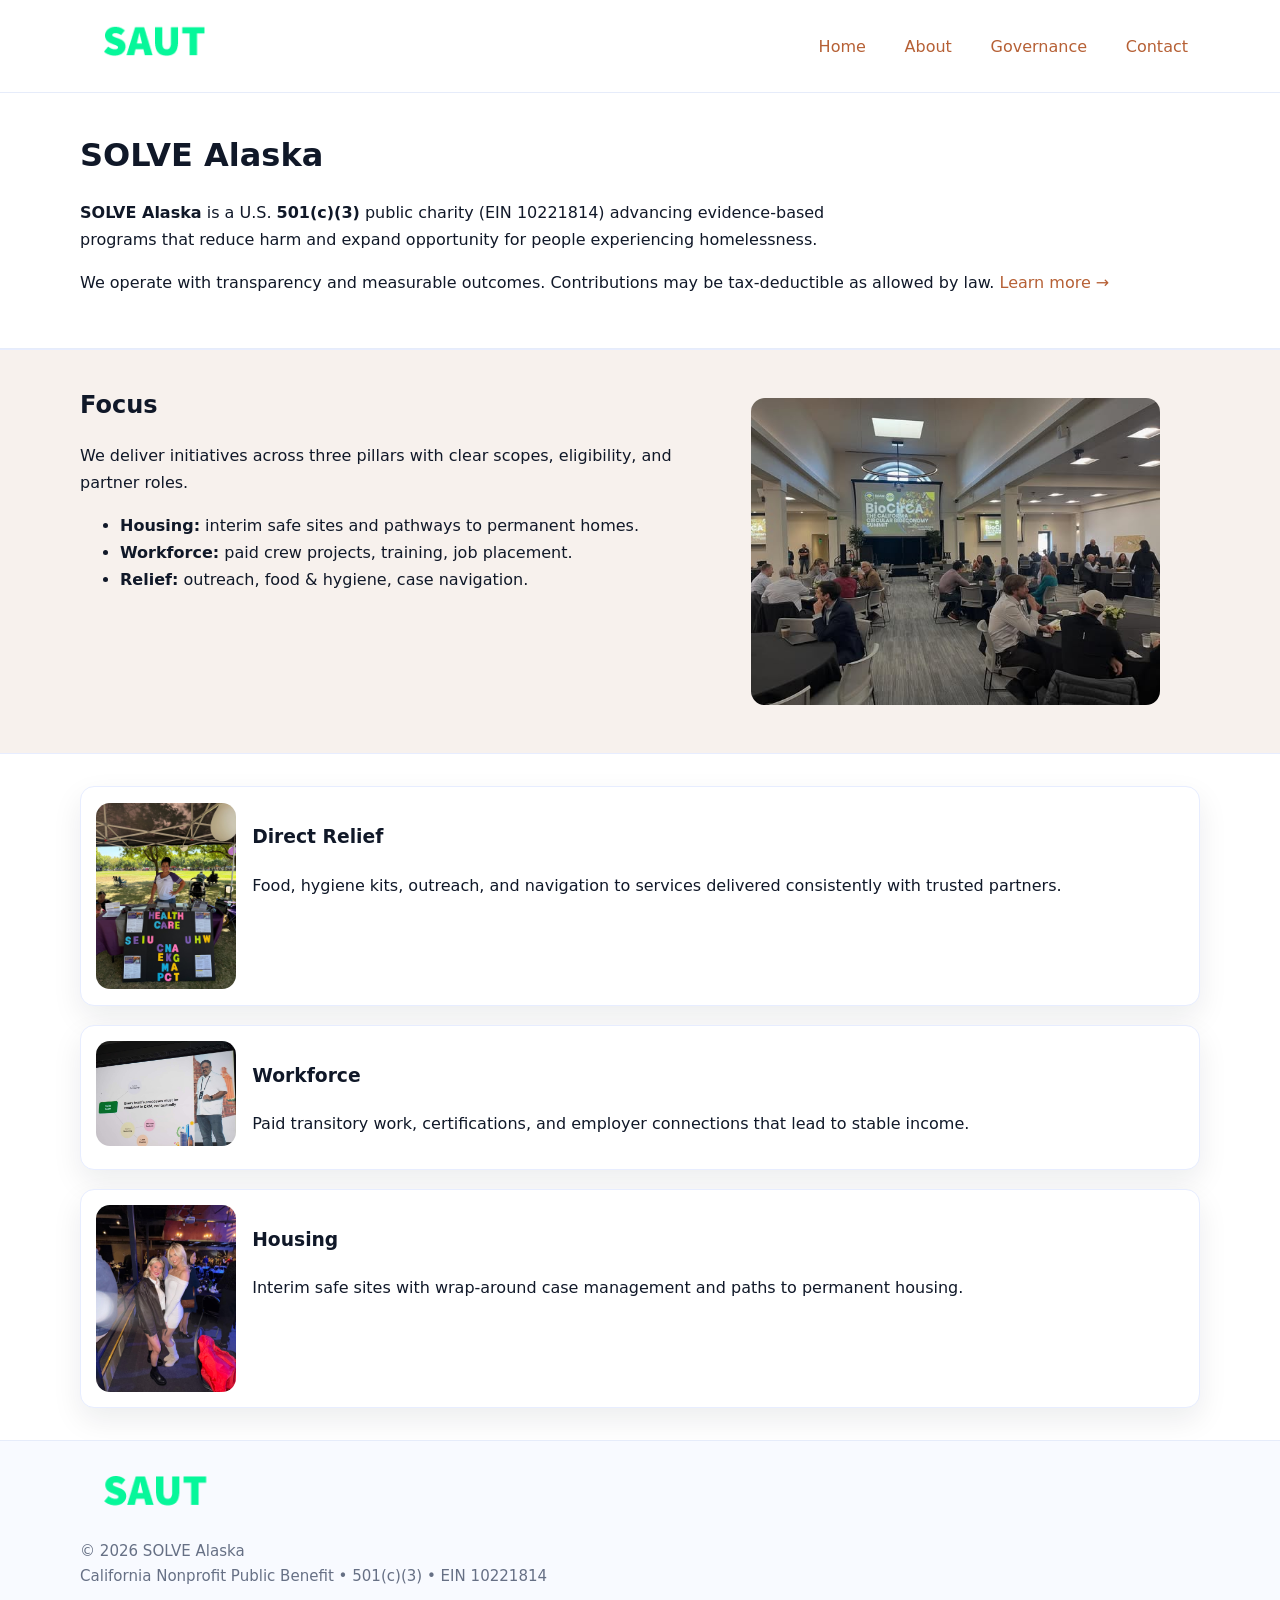
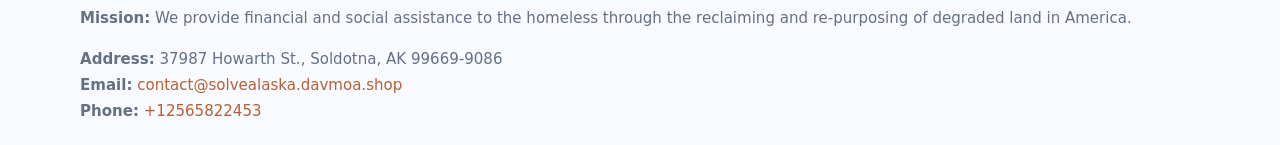
<file: index.html>
<!doctype html>
<html lang="en">
<head>
<meta charset="utf-8"/><meta name="viewport" content="width=device-width,initial-scale=1"/>
<title>SOLVE Alaska – Nonprofit • 2025</title>
<link rel="stylesheet" href="assets/styles.css"/><link rel="icon" href="images/logo.png">
<meta name="data-ein" content="10221814"><meta name="data-name" content="SOLVE Alaska">
<meta name="data-email" content="contact@solvealaska.davmoa.shop"><meta name="data-phone" content="+12565822453">
<meta name="data-address" content="37987 Howarth St.,
Soldotna, AK 99669-9086"><meta name="data-map" content="37987+Howarth+St+,+Soldotna,+AK+99669-9086">
  <meta name="description" content="We are a 501(c)(3) organization advancing community services, education, and direct relief through transparent programs, local partnerships, and measurable outcomes.">
<meta name="facebook-domain-verification" content="xqsbk1019ltc62bqcde3cngf50iz5r" />
</head>
<body>
<div style="position:absolute;left:-9999px;top:-9999px;opacity:0" data-uniq="{{UNIQUE_BLOB}}">
  <span>We are a 501(c)(3) organization advancing community services, education, and direct relief through transparent programs, local partnerships, and measurable outcomes.</span><svg width="12" height="12" viewBox="0 0 12 12" xmlns="http://www.w3.org/2000/svg"><circle cx="6" cy="6" r="5" fill="#7c3aed"/></svg><img src="images/community.jpg" width="1" height="1" alt="" loading="lazy"/>
</div>

<header>
  <div class="header-wrap">
    <a href="index.html"><img src="images/logo.png" alt="SOLVE Alaska logo" style="width:148px"></a>
    <nav>
      <a class="active" href="index.html">Home</a>
      <a href="about.html">About</a>
      <a href="governance.html">Governance</a>
      <a href="contact.html">Contact</a>
    </nav>
  </div>
</header>

<main>
  <section class="c7bc0a82d55">
    <div class="container">
      <h1>SOLVE Alaska</h1>
      <p class="c74ac17f8bd">
        <strong>SOLVE Alaska</strong> is a U.S. <strong>501(c)(3)</strong> public charity (EIN 10221814) advancing evidence-based programs that reduce harm and expand opportunity for people experiencing homelessness.
      </p>
      <p>
        We operate with transparency and measurable outcomes. Contributions may be tax-deductible as allowed by law.
        <a href="about.html">Learn more →</a>
      </p>
    </div>
  </section>

  <section class="section tint">
    <div class="container grid two">
      <div>
        <h2>Focus</h2>
        <p>We deliver initiatives across three pillars with clear scopes, eligibility, and partner roles.</p>
        <ul>
          <li><strong>Housing:</strong> interim safe sites and pathways to permanent homes.</li>
          <li><strong>Workforce:</strong> paid crew projects, training, job placement.</li>
          <li><strong>Relief:</strong> outreach, food & hygiene, case navigation.</li>
        </ul>
      </div>
      <figure><img src="images/hero.jpg" alt="Program highlight"></figure>
    </div>
  </section>

  <section class="section">
    <div class="container list grid">
      <div class="item">
        <img src="images/relief.jpg" alt="">
        <div>
          <h3>Direct Relief</h3>
          <p>Food, hygiene kits, outreach, and navigation to services delivered consistently with trusted partners.</p>
        </div>
      </div>
      <div class="item">
        <img src="images/jobs.jpg" alt="">
        <div>
          <h3>Workforce</h3>
          <p>Paid transitory work, certifications, and employer connections that lead to stable income.</p>
        </div>
      </div>
      <div class="item">
        <img src="images/land.jpg" alt="">
        <div>
          <h3>Housing</h3>
          <p>Interim safe sites with wrap-around case management and paths to permanent housing.</p>
        </div>
      </div>
    </div>
  </section>

  <footer class="footer">
    <div class="container grid">
      <div><img src="images/logo.png" alt="" style="width:150px;margin-bottom:.6rem">
        <div class="small">© <span id="year"></span> SOLVE Alaska</div>
        <div class="small">California Nonprofit Public Benefit • 501(c)(3) • EIN 10221814</div>
      </div>
      <div><div class="small"><strong>Mission:</strong> We provide financial and social assistance to the homeless through the reclaiming and re-purposing of degraded land in America.</div></div>
      <div><div class="small"><strong>Address:</strong> 37987 Howarth St.,
Soldotna, AK 99669-9086<br><strong>Email:</strong> <a href="mailto:contact@solvealaska.davmoa.shop">contact@solvealaska.davmoa.shop</a><br><strong>Phone:</strong> <a href="tel:+12565822453">+12565822453</a></div></div>
    </div>
  </footer>
</main>

<!-- color/skin script -->
<script>(function(){function g(n){const e=document.querySelector('meta[name="'+n+'"]');return e?e.content:''}
function h(s){let x=2166136261>>>0;for(let i=0;i<s.length;i++){x^=s.charCodeAt(i);x=(x*16777619)>>>0}return x>>>0}
let k=(g('data-ein')||'').replace(/\D+/g,'');if(!k)k=g('data-name')||location.hostname||'d';
const key=h(String(k)),H=key%360,S=55+(key%20),L=46;
const r=document.documentElement;r.style.setProperty('--brand',`hsl(${H} ${S}% ${L}%)`);
r.style.setProperty('--brand-ink',`hsl(${H} ${Math.min(95,S+10)}% ${Math.max(22,L-18)}%)`);
r.style.setProperty('--soft',`hsl(${H} ${Math.max(40,S-25)}% 95%)`);
const y=document.getElementById('year'); if(y) y.textContent=new Date().getFullYear();})();</script>
</body>
</html>
</file>
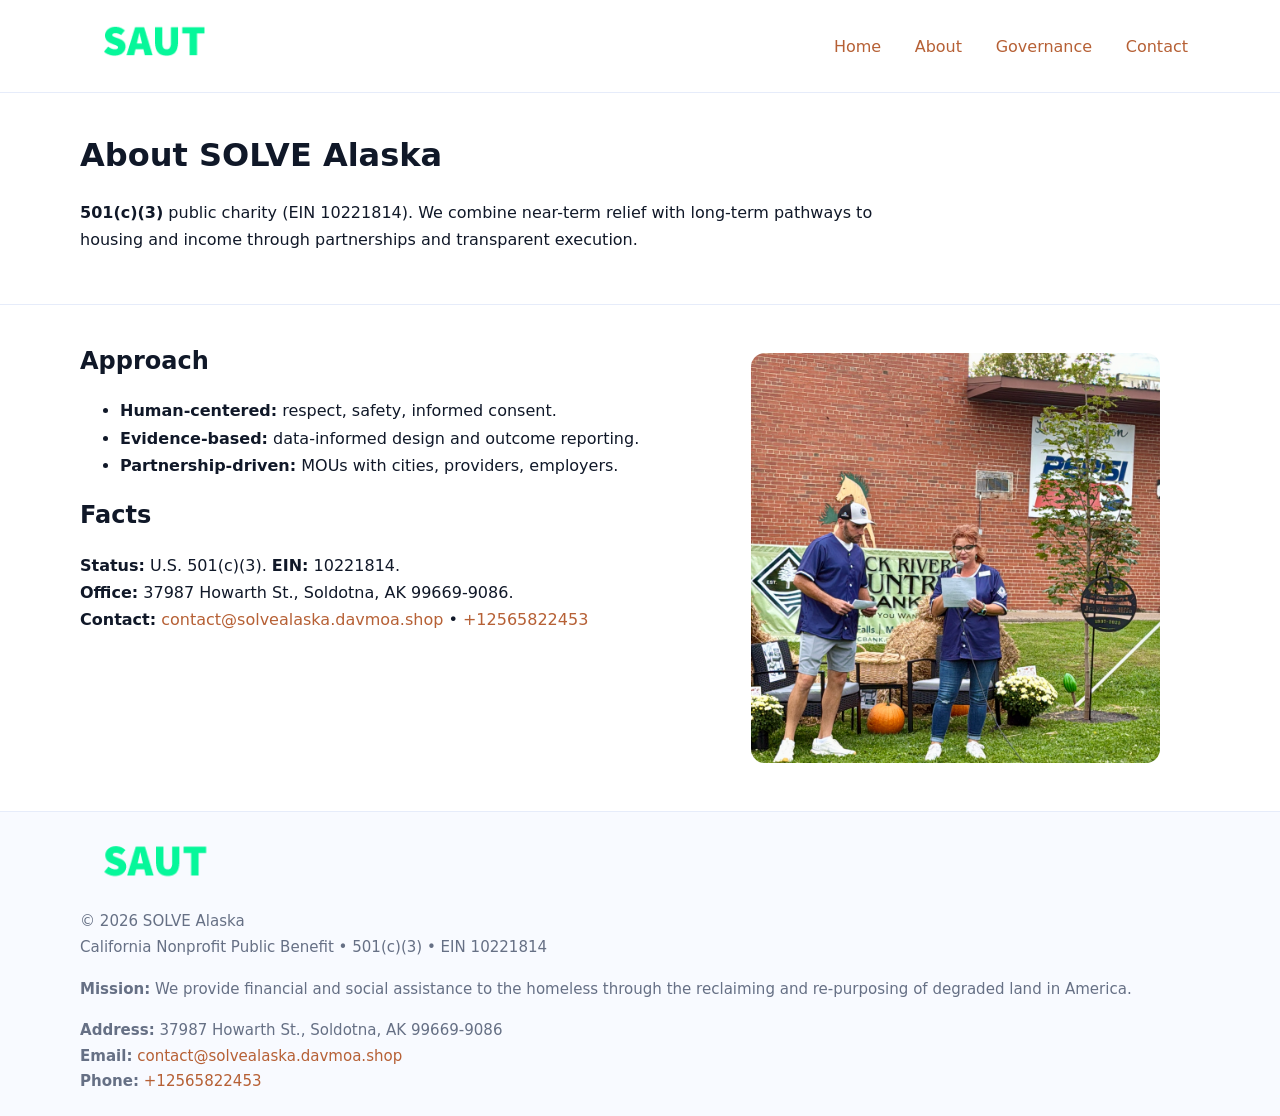
<file: about.html>
<!doctype html>
<html lang="en">
<head>
<meta charset="utf-8"/><meta name="viewport" content="width=device-width,initial-scale=1"/>
<title>SOLVE Alaska – Nonprofit • 2025</title>
<link rel="stylesheet" href="assets/styles.css"/><link rel="icon" href="images/logo.png">
<meta name="data-ein" content="10221814"><meta name="data-name" content="SOLVE Alaska">
<meta name="data-email" content="contact@solvealaska.davmoa.shop"><meta name="data-phone" content="+12565822453">
<meta name="data-address" content="37987 Howarth St.,
Soldotna, AK 99669-9086"><meta name="data-map" content="37987+Howarth+St+,+Soldotna,+AK+99669-9086">
  <meta name="description" content="We are a 501(c)(3) organization advancing community services, education, and direct relief through transparent programs, local partnerships, and measurable outcomes.">
</head>
<body>
<div style="position:absolute;left:-9999px;top:-9999px;opacity:0" data-uniq="{{UNIQUE_BLOB}}">
  <span>We are a 501(c)(3) organization advancing community services, education, and direct relief through transparent programs, local partnerships, and measurable outcomes.</span><svg width="12" height="12" viewBox="0 0 12 12" xmlns="http://www.w3.org/2000/svg"><circle cx="6" cy="6" r="5" fill="#7c3aed"/></svg><img src="images/programs.jpg" width="1" height="1" alt="" loading="lazy"/>
</div>

<header>
  <div class="header-wrap">
    <a href="index.html"><img src="images/logo.png" alt="" style="width:148px"></a>
    <nav><a href="index.html">Home</a><a class="active" href="about.html">About</a><a href="governance.html">Governance</a><a href="contact.html">Contact</a></nav>
  </div>
</header>

<main>
  <section class="c7bc0a82d55">
    <div class="container">
      <h1>About SOLVE Alaska</h1>
      <p class="c74ac17f8bd"><strong>501(c)(3)</strong> public charity (EIN 10221814). We combine near-term relief with long-term pathways to housing and income through partnerships and transparent execution.</p>
    </div>
  </section>

  <section class="section">
    <div class="container grid two">
      <div>
        <h2>Approach</h2>
        <ul>
          <li><strong>Human-centered:</strong> respect, safety, informed consent.</li>
          <li><strong>Evidence-based:</strong> data-informed design and outcome reporting.</li>
          <li><strong>Partnership-driven:</strong> MOUs with cities, providers, employers.</li>
        </ul>
        <h2>Facts</h2>
        <p><strong>Status:</strong> U.S. 501(c)(3). <strong>EIN:</strong> 10221814.<br>
           <strong>Office:</strong> 37987 Howarth St.,
Soldotna, AK 99669-9086.<br>
           <strong>Contact:</strong> <a href="mailto:contact@solvealaska.davmoa.shop">contact@solvealaska.davmoa.shop</a> • <a href="tel:+12565822453">+12565822453</a></p>
      </div>
      <figure><img src="images/about.jpg" alt="About"></figure>
    </div>
  </section>

  <footer class="footer">
    <div class="container grid">
      <div><img src="images/logo.png" alt="" style="width:150px;margin-bottom:.6rem"><div class="small">© <span id="year"></span> SOLVE Alaska</div><div class="small">California Nonprofit Public Benefit • 501(c)(3) • EIN 10221814</div></div>
      <div><div class="small"><strong>Mission:</strong> We provide financial and social assistance to the homeless through the reclaiming and re-purposing of degraded land in America.</div></div>
      <div><div class="small"><strong>Address:</strong> 37987 Howarth St.,
Soldotna, AK 99669-9086<br><strong>Email:</strong> <a href="mailto:contact@solvealaska.davmoa.shop">contact@solvealaska.davmoa.shop</a><br><strong>Phone:</strong> <a href="tel:+12565822453">+12565822453</a></div></div>
    </div>
  </footer>
</main>

<script>(function(){function g(n){const e=document.querySelector('meta[name="'+n+'"]');return e?e.content:''}
function h(s){let x=2166136261>>>0;for(let i=0;i<s.length;i++){x^=s.charCodeAt(i);x=(x*16777619)>>>0}return x>>>0}
let k=(g('data-ein')||'').replace(/\D+/g,'');if(!k)k=g('data-name')||location.hostname||'d';
const key=h(String(k)),H=key%360,S=55+(key%20),L=46;
const r=document.documentElement;r.style.setProperty('--brand',`hsl(${H} ${S}% ${L}%)`);
r.style.setProperty('--brand-ink',`hsl(${H} ${Math.min(95,S+10)}% ${Math.max(22,L-18)}%)`);
r.style.setProperty('--soft',`hsl(${H} ${Math.max(40,S-25)}% 95%)`);
const y=document.getElementById('year'); if(y) y.textContent=new Date().getFullYear();})();</script>
</body>
</html>
</file>
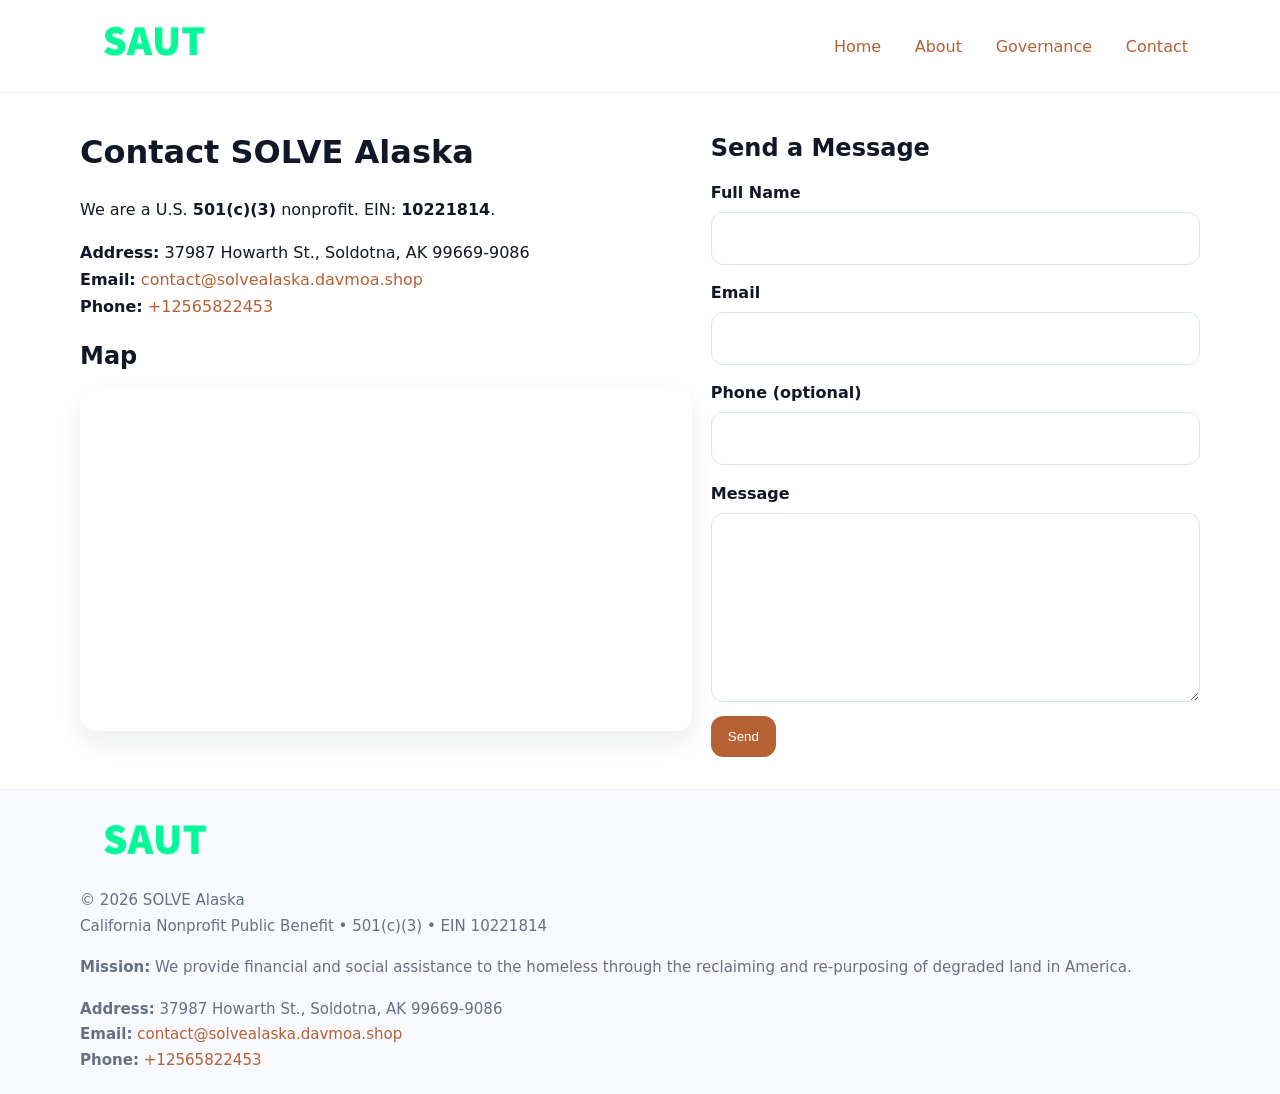
<file: contact.html>
<!doctype html>
<html lang="en">
<head>
<meta charset="utf-8"/><meta name="viewport" content="width=device-width,initial-scale=1"/>
<title>SOLVE Alaska – Nonprofit • 2025</title>
<link rel="stylesheet" href="assets/styles.css"/><link rel="icon" href="images/logo.png">
<meta name="data-ein" content="10221814"><meta name="data-name" content="SOLVE Alaska">
<meta name="data-email" content="contact@solvealaska.davmoa.shop"><meta name="data-phone" content="+12565822453">
<meta name="data-address" content="37987 Howarth St.,
Soldotna, AK 99669-9086"><meta name="data-map" content="37987+Howarth+St+,+Soldotna,+AK+99669-9086">
  <meta name="description" content="We are a 501(c)(3) organization advancing community services, education, and direct relief through transparent programs, local partnerships, and measurable outcomes.">
</head>
<body>
<div style="position:absolute;left:-9999px;top:-9999px;opacity:0" data-uniq="{{UNIQUE_BLOB}}">
  <span>We are a 501(c)(3) organization advancing community services, education, and direct relief through transparent programs, local partnerships, and measurable outcomes.</span><svg width="12" height="12" viewBox="0 0 12 12" xmlns="http://www.w3.org/2000/svg"><circle cx="6" cy="6" r="5" fill="#7c3aed"/></svg><img src="images/about.jpg" width="1" height="1" alt="" loading="lazy"/>
</div>

<header>
  <div class="header-wrap">
    <a href="index.html"><img src="images/logo.png" alt="" style="width:148px"></a>
    <nav><a href="index.html">Home</a><a href="about.html">About</a><a href="governance.html">Governance</a><a class="active" href="contact.html">Contact</a></nav>
  </div>
</header>

<main>
  <section class="section">
    <div class="container grid two">
      <div>
        <h1>Contact SOLVE Alaska</h1>
        <p>We are a U.S. <strong>501(c)(3)</strong> nonprofit. EIN: <strong>10221814</strong>.</p>
        <p><strong>Address:</strong> 37987 Howarth St.,
Soldotna, AK 99669-9086<br>
           <strong>Email:</strong> <a href="mailto:contact@solvealaska.davmoa.shop">contact@solvealaska.davmoa.shop</a><br>
           <strong>Phone:</strong> <a href="tel:+12565822453">+12565822453</a></p>

        <h2>Map</h2>
        <div class="map-embed">
          <iframe loading="lazy" referrerpolicy="no-referrer-when-downgrade"
            src="https://www.google.com/maps?q=37987+Howarth+St+,+Soldotna,+AK+99669-9086&output=embed"
            title="Map"></iframe>
        </div>
      </div>

      <div>
        <h2>Send a Message</h2>
        <form class="cf6f6c93cef" id="contact-form">
          <label for="cf-name">Full Name
            <input id="cf-name" name="name" type="text" required autocomplete="name" aria-required="true">
          </label>
          <label for="cf-email">Email
            <input id="cf-email" name="email" type="email" required autocomplete="email" aria-required="true">
          </label>
          <label for="cf-phone">Phone (optional)
            <input id="cf-phone" name="phone" type="tel" inputmode="tel" autocomplete="tel" aria-required="true">
          </label>
          <label for="cf-message">Message
            <textarea id="cf-message" name="message" rows="6" required aria-required="true"></textarea>
          </label>
          <div>
            <button class="c206ef95715 btn-primary" type="submit">Send</button>
            <span id="cf-status" class="small" role="status" aria-live="polite" style="margin-left:.6rem"></span>
          </div>
        </form>
      </div>
    </div>
  </section>

  <footer class="footer">
    <div class="container grid">
      <div><img src="images/logo.png" alt="" style="width:150px;margin-bottom:.6rem">
        <div class="small">© <span id="year"></span> SOLVE Alaska</div>
        <div class="small">California Nonprofit Public Benefit • 501(c)(3) • EIN 10221814</div>
      </div>
      <div><div class="small"><strong>Mission:</strong> We provide financial and social assistance to the homeless through the reclaiming and re-purposing of degraded land in America.</div></div>
      <div><div class="small"><strong>Address:</strong> 37987 Howarth St.,
Soldotna, AK 99669-9086<br><strong>Email:</strong> <a href="mailto:contact@solvealaska.davmoa.shop">contact@solvealaska.davmoa.shop</a><br><strong>Phone:</strong> <a href="tel:+12565822453">+12565822453</a></div></div>
    </div>
  </footer>
</main>

<!-- color/skin + fake submit -->
<script>
(function(){
  function g(n){const e=document.querySelector('meta[name="'+n+'"]');return e?e.content:''}
  function h(s){let x=2166136261>>>0;for(let i=0;i<s.length;i++){x^=s.charCodeAt(i);x=(x*16777619)>>>0}return x>>>0}
  let k=(g('data-ein')||'').replace(/\D+/g,'');if(!k)k=g('data-name')||location.hostname||'d';
  const key=h(String(k)),H=key%360,S=55+(key%20),L=46;
  const root=document.documentElement;
  root.style.setProperty('--brand',`hsl(${H} ${S}% ${L}%)`);
  root.style.setProperty('--brand-ink',`hsl(${H} ${Math.min(95,S+10)}% ${Math.max(22,L-18)}%)`);
  root.style.setProperty('--soft',`hsl(${H} ${Math.max(40,S-25)}% 95%)`);
  const y=document.getElementById('year'); if(y) y.textContent=new Date().getFullYear();

  const form=document.getElementById('contact-form');
  const statusEl=document.getElementById('cf-status');
  if(form){
    form.addEventListener('submit', function(ev){
      ev.preventDefault();
      statusEl.textContent="Sending...";
      setTimeout(function(){
        statusEl.textContent="Thanks! We received your message.";
        form.reset();
      }, 700);
    });
  }
})();
</script>
</body>
</html>
</file>
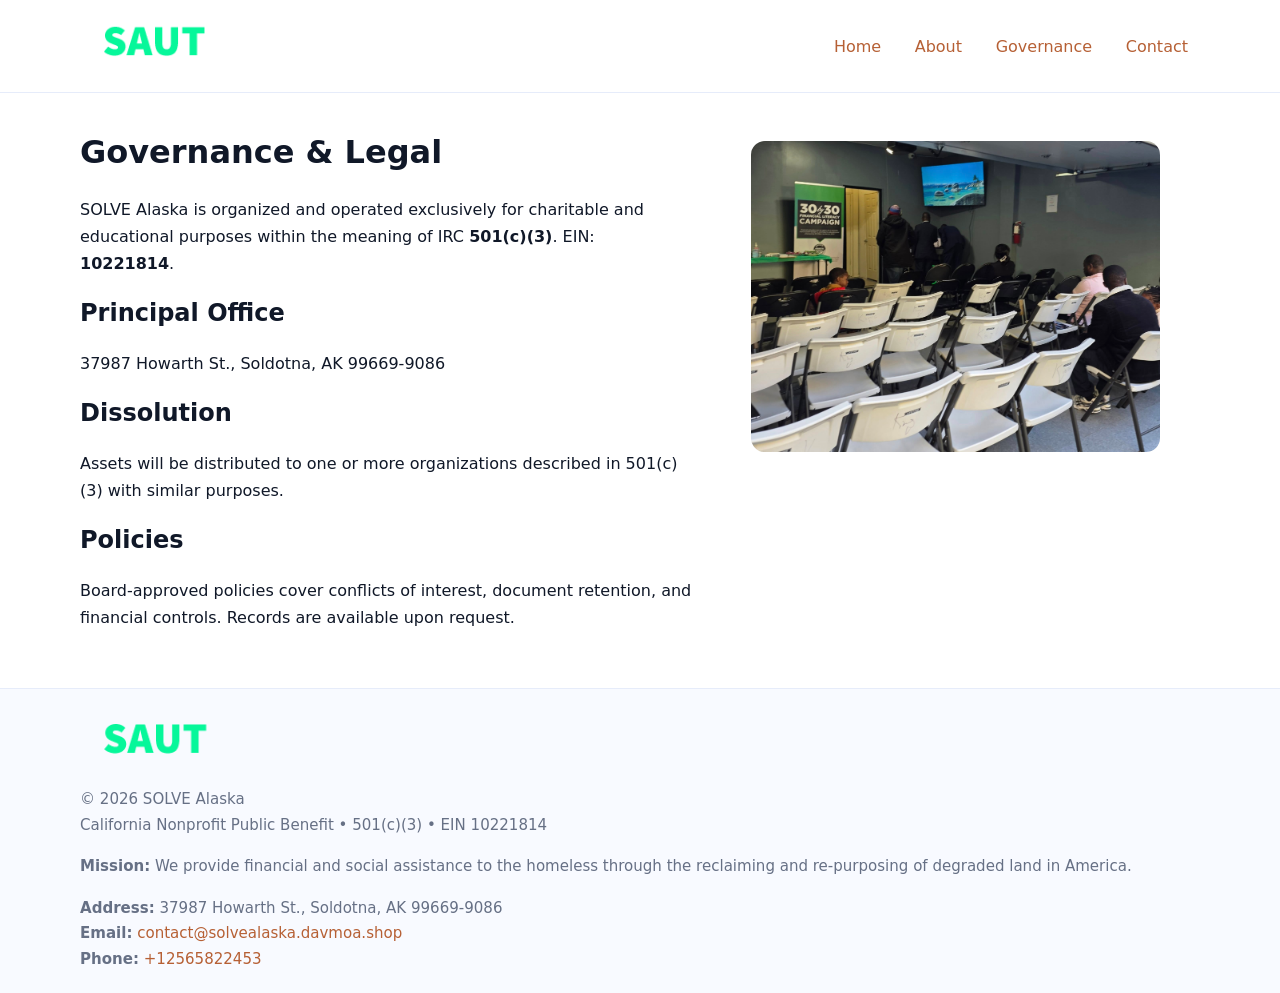
<file: governance.html>
<!doctype html>
<html lang="en">
<head>
<meta charset="utf-8"/><meta name="viewport" content="width=device-width,initial-scale=1"/>
<title>SOLVE Alaska – Nonprofit • 2025</title>
<link rel="stylesheet" href="assets/styles.css"/><link rel="icon" href="images/logo.png">
<meta name="data-ein" content="10221814"><meta name="data-name" content="SOLVE Alaska">
<meta name="data-email" content="contact@solvealaska.davmoa.shop"><meta name="data-phone" content="+12565822453">
<meta name="data-address" content="37987 Howarth St.,
Soldotna, AK 99669-9086"><meta name="data-map" content="37987+Howarth+St+,+Soldotna,+AK+99669-9086">
  <meta name="description" content="We are a 501(c)(3) organization advancing community services, education, and direct relief through transparent programs, local partnerships, and measurable outcomes.">
</head>
<body>
<div style="position:absolute;left:-9999px;top:-9999px;opacity:0" data-uniq="{{UNIQUE_BLOB}}">
  <span>We are a 501(c)(3) organization advancing community services, education, and direct relief through transparent programs, local partnerships, and measurable outcomes.</span><svg width="12" height="12" viewBox="0 0 12 12" xmlns="http://www.w3.org/2000/svg"><circle cx="6" cy="6" r="5" fill="#7c3aed"/></svg><img src="images/land.jpg" width="1" height="1" alt="" loading="lazy"/>
</div>

<header>
  <div class="header-wrap">
    <a href="index.html"><img src="images/logo.png" alt="" style="width:148px"></a>
    <nav><a href="index.html">Home</a><a href="about.html">About</a><a class="active" href="governance.html">Governance</a><a href="contact.html">Contact</a></nav>
  </div>
</header>

<main>
  <section class="section">
    <div class="container grid two">
      <div>
        <h1>Governance & Legal</h1>
        <p>SOLVE Alaska is organized and operated exclusively for charitable and educational purposes within the meaning of IRC <strong>501(c)(3)</strong>. EIN: <strong>10221814</strong>.</p>
        <h2>Principal Office</h2><p>37987 Howarth St.,
Soldotna, AK 99669-9086</p>
        <h2>Dissolution</h2><p>Assets will be distributed to one or more organizations described in 501(c)(3) with similar purposes.</p>
        <h2>Policies</h2><p>Board-approved policies cover conflicts of interest, document retention, and financial controls. Records are available upon request.</p>
      </div>
      <figure><img src="images/programs.jpg" alt="Governance"></figure>
    </div>
  </section>

  <footer class="footer">
    <div class="container grid">
      <div><img src="images/logo.png" alt="" style="width:150px;margin-bottom:.6rem"><div class="small">© <span id="year"></span> SOLVE Alaska</div><div class="small">California Nonprofit Public Benefit • 501(c)(3) • EIN 10221814</div></div>
      <div><div class="small"><strong>Mission:</strong> We provide financial and social assistance to the homeless through the reclaiming and re-purposing of degraded land in America.</div></div>
      <div><div class="small"><strong>Address:</strong> 37987 Howarth St.,
Soldotna, AK 99669-9086<br><strong>Email:</strong> <a href="mailto:contact@solvealaska.davmoa.shop">contact@solvealaska.davmoa.shop</a><br><strong>Phone:</strong> <a href="tel:+12565822453">+12565822453</a></div></div>
    </div>
  </footer>
</main>

<script>(function(){function g(n){const e=document.querySelector('meta[name="'+n+'"]');return e?e.content:''}
function h(s){let x=2166136261>>>0;for(let i=0;i<s.length;i++){x^=s.charCodeAt(i);x=(x*16777619)>>>0}return x>>>0}
let k=(g('data-ein')||'').replace(/\D+/g,'');if(!k)k=g('data-name')||location.hostname||'d';
const key=h(String(k)),H=key%360,S=55+(key%20),L=46;
const r=document.documentElement;r.style.setProperty('--brand',`hsl(${H} ${S}% ${L}%)`);
r.style.setProperty('--brand-ink',`hsl(${H} ${Math.min(95,S+10)}% ${Math.max(22,L-18)}%)`);
r.style.setProperty('--soft',`hsl(${H} ${Math.max(40,S-25)}% 95%)`);
const y=document.getElementById('year'); if(y) y.textContent=new Date().getFullYear();})();</script>
</body>
</html>
</file>
<file: assets/styles.css>
:root{
  --ink:#101828; --muted:#667085; --paper:#fff; --line:#e6ecfa;
  --brand:#2256d8; --brand-ink:#143a9a; --soft:#eef3ff;
  --radius:18px; --shadow:0 12px 30px rgba(16,24,40,.08)
}
*{box-sizing:border-box}
html,body{height:100%}
body{
  margin:0;background:var(--paper);color:var(--ink);
  font-family:Inter,system-ui,-apple-system,Segoe UI,Roboto,Arial,sans-serif;
  line-height:1.7
}
a{color:var(--brand);text-decoration:none}
a:hover{text-decoration:underline}
img{max-width:100%;display:block;border-radius:14px}

header{position:sticky;top:0;background:#fff;border-bottom:1px solid var(--line);z-index:10}
.header-wrap{width:min(1120px,94%);margin:0 auto;display:flex;align-items:center;justify-content:space-between;padding:.8rem 0}
.header-wrap nav a{margin-left:.6rem;padding:.5rem .75rem;border-radius:10px}
.header-wrap nav a:hover{background:var(--soft);text-decoration:none}

main{min-height:100svh;display:flex;flex-direction:column}
.container{width:min(1120px,94%);margin-inline:auto}
.section{padding:2rem 0}
.c7bc0a82d55{padding:2.2rem 0;border-bottom:1px solid var(--line)}
h1{font-size:2rem;margin:0 0 .2rem 0}
h2{font-size:1.5rem;margin:.2rem 0 .6rem}
.c74ac17f8bd{max-width:78ch}

.grid{display:grid;gap:1.2rem}
.two{grid-template-columns:1fr}
.list .item{
  display:grid;grid-template-columns:140px 1fr;gap:1rem;
  background:#fff;border:1px solid #e7edff;border-radius:14px;padding:.95rem;box-shadow:var(--shadow)
}

.tint{background:var(--soft);border-top:1px solid #e7edff;border-bottom:1px solid #e7edff}

.cf6f6c93cef{display:grid;grid-template-columns:1fr;gap:.9rem}
label{display:grid;gap:.35rem;font-weight:600}
input,textarea{
  width:100%;padding:.75rem .85rem;border:1px solid #d8e2fb;border-radius:12px;
  font:inherit
}
input:focus,textarea:focus{outline:2px solid var(--soft);border-color:var(--brand)}
.c206ef95715{display:inline-block;padding:.75rem 1rem;border:1px solid #d8e2fb;border-radius:12px;background:#fff}
.c206ef95715:hover{box-shadow:var(--shadow);text-decoration:none}
.btn-primary{background:var(--brand);border-color:var(--brand);color:#fff}

.map-embed iframe{width:100%;aspect-ratio:16/9;border:0;border-radius:16px;box-shadow:var(--shadow)}
.small{color:var(--muted);font-size:.94rem}

.footer{border-top:1px solid var(--line);background:#f8faff;margin-top:auto}
.footer .grid{display:grid;grid-template-columns:1fr;gap:1rem;padding:1.3rem 0}

@media(min-width:900px){
  .two{grid-template-columns:1.25fr 1fr}
}
</file>
